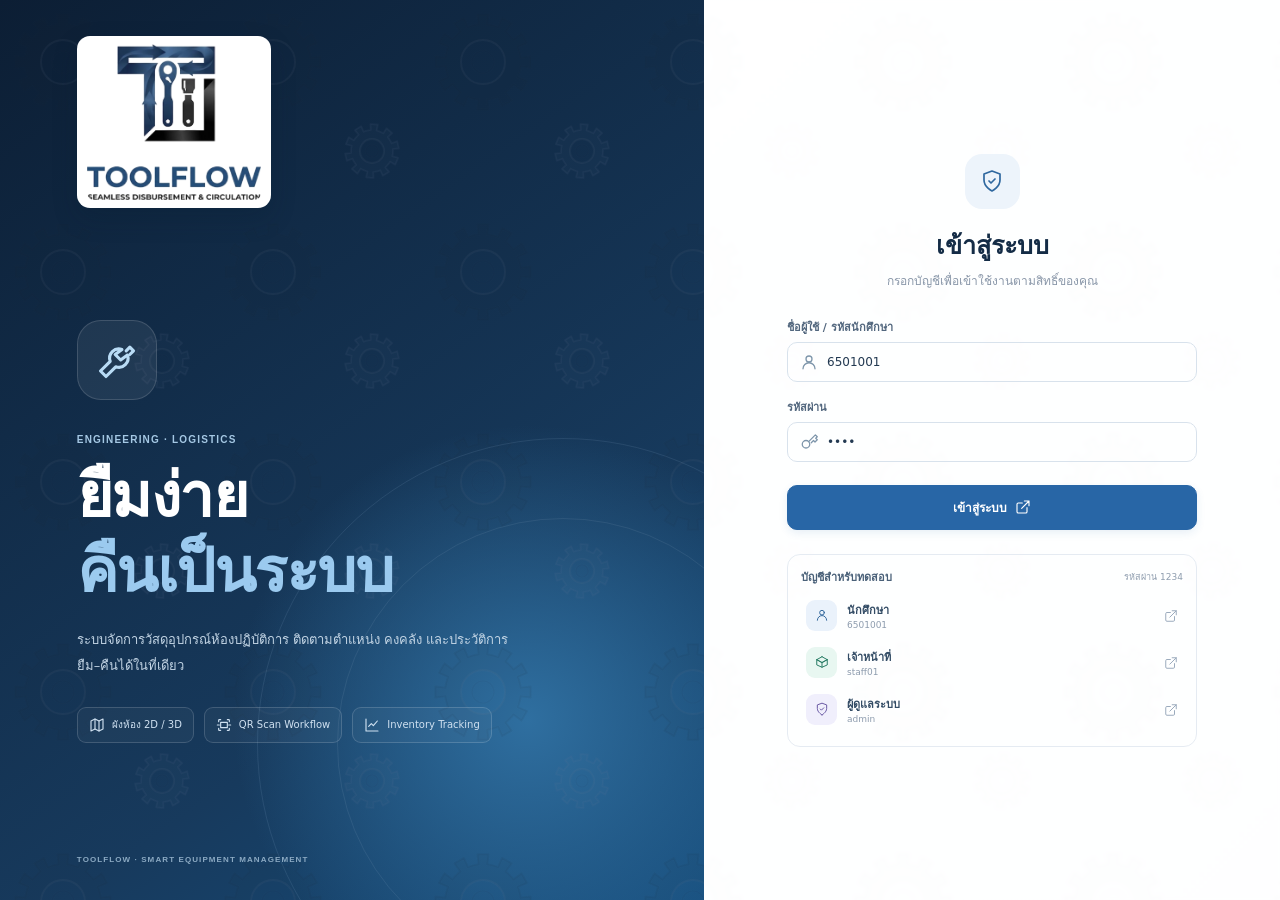
<file: index.html>
<!doctype html><html lang="th"><head><meta charset="utf-8"><meta name="viewport" content="width=device-width,initial-scale=1"><title>TOOLFLOW - เข้าสู่ระบบ</title><link rel="stylesheet" href="assets/css/styles.css?v=1.9.0"></head><body data-page="login"><script src="assets/js/app.js?v=1.9.0" defer></script></body></html>
</file>
<file: assets/css/styles.css>
:root{--navy:#10243e;--navy-2:#193957;--blue:#2866a6;--blue-2:#397ab9;--blue-soft:#eaf2fb;--ink:#192b40;--muted:#718198;--line:#e2e8f0;--line-dark:#cbd6e2;--canvas:#f4f7fb;--white:#fff;--green:#147d63;--green-bg:#e8f7f1;--amber:#a86613;--amber-bg:#fff4df;--red:#b43d48;--red-bg:#ffeff0;--shadow:0 8px 24px rgba(15,35,60,.055);--radius:18px}
*{box-sizing:border-box}html{min-height:100%;scroll-behavior:smooth}body{margin:0;background:var(--canvas);color:var(--ink);font-family:'IBM Plex Sans Thai',Inter,system-ui,sans-serif;font-size:14px;-webkit-font-smoothing:antialiased}button,input,select,textarea{font:inherit}button,a,select{outline-offset:3px}button{cursor:pointer}a{color:inherit;text-decoration:none}.ico{display:inline-block;flex-shrink:0;vertical-align:middle}.hidden{display:none!important}.muted{color:var(--muted)}small{font-size:12px}.eyebrow{font-family:Inter,'IBM Plex Sans Thai',sans-serif;font-size:10px;letter-spacing:1.2px;font-weight:700;color:#66809a}.breadcrumbs{font:600 10px Inter,sans-serif;letter-spacing:1.1px;color:#8795a8;text-transform:uppercase}.breadcrumbs span{padding:0 7px;color:#b2bdca}
/* App frame */
.app-shell{min-height:100vh;display:grid;grid-template-columns:230px minmax(0,1fr)}.sidebar{height:100vh;position:sticky;top:0;display:flex;flex-direction:column;background:linear-gradient(180deg,#10243e 0%,#102b49 100%);color:#eaf2fa;padding:22px 14px 14px;z-index:20;overflow:auto}.brand{display:flex;align-items:center;gap:11px;padding:2px 10px 27px;color:#fff}.brand-mark{width:41px;height:41px;border-radius:13px;display:grid;place-items:center;color:white;background:linear-gradient(145deg,#4384c3,#235a91);box-shadow:0 6px 15px #071a2b66}.brand-copy{display:flex;flex-direction:column;gap:2px;line-height:1.1}.brand-copy b{font:800 15px Inter,sans-serif;letter-spacing:1.4px}.brand-copy small{font:500 9px Inter,sans-serif;color:#a5bdd3;letter-spacing:.35px}.side-caption{padding:5px 12px 11px;color:#8da8c2;font:700 9px Inter,'IBM Plex Sans Thai',sans-serif;letter-spacing:1.3px;text-transform:uppercase}.side-nav{display:flex;flex-direction:column;gap:5px}.nav-link{position:relative;min-height:46px;display:flex;align-items:center;gap:12px;padding:0 12px;border-radius:11px;color:#bfd0e0;font-size:13px;font-weight:500;transition:background .18s,color .18s}.nav-link:hover{color:white;background:#ffffff0d}.nav-link.active{background:linear-gradient(90deg,#2d6fa9,#255c91);color:white;box-shadow:0 6px 14px #071a2b36}.nav-icon{width:23px;display:grid;place-items:center}.nav-indicator{width:4px;height:20px;border-radius:4px;background:#c9e6ff;position:absolute;right:0}.sidebar-spacer{flex:1;min-height:25px}.sidebar-account{display:flex;align-items:center;gap:9px;padding:13px 5px;border-top:1px solid #ffffff17;border-bottom:1px solid #ffffff17}.avatar,.top-avatar{display:grid;place-items:center;border-radius:50%;background:#2d4a67;color:white;width:34px;height:34px;flex-shrink:0}.account-copy{min-width:0;display:flex;flex-direction:column;gap:2px;flex:1}.account-copy b{font-size:11px;white-space:nowrap;overflow:hidden;text-overflow:ellipsis;color:#fff}.account-copy small{font-size:10px;color:#9eb4ca}.icon-button{border:1px solid var(--line);border-radius:10px;background:#fff;color:#6b7b8f;width:34px;height:34px;display:inline-grid;place-items:center;padding:0;transition:background .15s,border .15s,color .15s}.icon-button:hover{border-color:#b7c7d7;background:#f4f8fc;color:var(--navy)}.logout-btn{border-color:#ffffff20;background:#ffffff0b;color:#c1d3e3}.logout-btn:hover{background:#ffffff16;color:white}.sidebar-foot{padding:12px 4px 0;text-align:center;font:600 8px Inter,sans-serif;letter-spacing:.8px;color:#6885a0}.app-main{min-width:0}.topbar{min-height:87px;display:flex;align-items:center;justify-content:space-between;gap:20px;padding:17px clamp(18px,3vw,40px);background:#fff;border-bottom:1px solid var(--line)}.topbar-title h1{font-size:22px;line-height:1.35;margin:5px 0 0;font-weight:700;letter-spacing:-.35px;color:var(--navy)}.topbar-actions{display:flex;align-items:center;gap:13px}.demo-pill{display:inline-flex;align-items:center;gap:7px;border:1px solid #dce7f2;border-radius:20px;padding:7px 11px;font:700 9px Inter,sans-serif;letter-spacing:.6px;color:#53708d;background:#f8fbfe}.demo-pill span{width:6px;height:6px;border-radius:50%;background:#36a17b;box-shadow:0 0 0 3px #dff5ed}.top-avatar{width:35px;height:35px;background:#eaf1f8;color:#345d86}.content{max-width:1520px;margin:0 auto;padding:26px clamp(16px,3vw,40px) 40px}.mobile-nav{display:none}
/* Common surfaces */
.card{background:#fff;border:1px solid #e5ebf2;border-radius:var(--radius);box-shadow:var(--shadow);padding:22px;margin-bottom:18px;min-width:0}.card h2,.card h3{margin:0;color:var(--navy)}.card-heading,.section-heading,.selection-title{display:flex;align-items:center;justify-content:space-between;gap:15px;margin-bottom:18px}.card-heading h2,.section-heading h2,.selection-title h3{font-size:16px;line-height:1.4;font-weight:700}.card-heading p,.section-heading p{margin:4px 0 0;color:var(--muted);font-size:12px}.page-intro{display:flex;align-items:center;justify-content:space-between;gap:18px;margin-bottom:22px}.page-intro h2{font-size:20px;margin:0;color:var(--navy)}.page-intro p{font-size:13px;color:var(--muted);margin:4px 0 0}.btn{display:inline-flex;align-items:center;justify-content:center;gap:8px;min-height:39px;padding:9px 14px;border:1px solid transparent;border-radius:10px;font-weight:600;font-size:12px;transition:transform .12s,background .15s,border-color .15s;white-space:nowrap}.btn:active{transform:translateY(1px)}.btn-primary{background:var(--blue);border-color:var(--blue);color:#fff;box-shadow:0 3px 8px #2866a61b}.btn-primary:hover{background:#1e568d;border-color:#1e568d}.btn-outline{background:#fff;border-color:#d5dfe9;color:#3d5875}.btn-outline:hover{border-color:#91abc4;background:#f6f9fc}.btn-light{background:#fff;color:#244f78;border-color:#fff}.btn-light:hover{background:#f0f7ff}.btn-sm{min-height:30px;padding:5px 9px;font-size:11px;border-radius:8px;gap:5px}.full-btn{width:100%;margin-top:8px}.text-link{display:inline-flex;align-items:center;gap:6px;color:#2866a6;font-size:12px;font-weight:700;white-space:nowrap}.text-link:hover{color:#17416d}.soft-pill{display:inline-flex;gap:7px;align-items:center;background:#edf4fb;color:#426a8d;border:1px solid #dbe7f3;border-radius:22px;padding:7px 10px;font:700 9px Inter,sans-serif;letter-spacing:.6px;white-space:nowrap}.status-badge{display:inline-flex;align-items:center;gap:6px;border-radius:20px;padding:5px 9px;font-size:10px;font-weight:600;white-space:nowrap}.status-badge i{width:5px;height:5px;border-radius:50%;background:currentColor}.status-badge.success{color:#14765b;background:#e7f7f0}.status-badge.warning{color:#996014;background:#fff3da}.status-badge.danger{color:#b53e4a;background:#ffebed}.status-badge.info{color:#2b669e;background:#e8f2fc}.status-badge.neutral{color:#60748b;background:#eef2f6}.stat-grid{display:grid;grid-template-columns:repeat(3,minmax(0,1fr));gap:14px;margin-bottom:25px}.stat-card{position:relative;min-height:124px;border:1px solid #e0e8f1;border-radius:15px;background:#fff;padding:17px 19px;box-shadow:0 4px 14px #183a5a05}.stat-top{display:flex;align-items:center;justify-content:space-between;color:#6d7d90;font-size:12px;font-weight:500}.stat-icon{width:37px;height:37px;display:grid;place-items:center;border-radius:11px;background:#edf4fb;color:#30689d}.stat-card>strong{display:block;font:700 27px Inter,'IBM Plex Sans Thai',sans-serif;color:var(--navy);margin:8px 0 2px}.stat-card>small{color:#8796a8;font-size:10px}.g{display:grid;grid-template-columns:repeat(auto-fit,minmax(150px,1fr));gap:14px}.section-heading{margin:26px 0 12px}
/* Welcome */
.welcome-banner{overflow:hidden;position:relative;display:flex;align-items:center;justify-content:space-between;min-height:210px;margin-bottom:22px;padding:28px 32px;border-radius:20px;background:linear-gradient(118deg,#10243e 0%,#173d64 65%,#23679e 100%);color:white;box-shadow:0 10px 24px #1336571a}.welcome-banner .eyebrow{color:#9fc5e8}.welcome-banner h2{font-size:25px;margin:8px 0 5px;color:#fff}.welcome-banner p{max-width:540px;color:#c6d6e6;margin:0;font-size:13px;line-height:1.8}.welcome-actions{display:flex;align-items:center;gap:18px;margin-top:17px}.banner-link{display:inline-flex;align-items:center;gap:6px;color:#d7e8f6;font-size:12px;font-weight:600}.banner-art{position:relative;width:160px;height:150px;display:grid;place-items:center;color:#d7eafa;z-index:1}.banner-art .ico{position:relative;z-index:2;filter:drop-shadow(0 8px 10px #03172980)}.art-circle{position:absolute;border:1px solid #c9e7ff3b;border-radius:50%;width:146px;height:146px}.art-circle.c2{width:102px;height:102px;background:#7fb1dc13}
/* Maps */
.map-card{padding:20px 20px 14px}.segmented{display:flex;gap:3px;padding:3px;background:#f0f4f8;border:1px solid #e3e9f0;border-radius:10px;flex-shrink:0}.segmented button{display:inline-flex;align-items:center;justify-content:center;gap:5px;min-height:30px;padding:5px 10px;background:transparent;border:0;border-radius:7px;color:#718198;font-size:11px;font-weight:700}.segmented button.selected{background:#fff;color:#205b91;box-shadow:0 1px 4px #152f490f}.room-svg{display:block;width:100%;height:auto;max-height:680px}.map-3d-svg{min-height:300px}.map-2d-svg{max-width:670px;margin:0 auto}.map-location{cursor:pointer;outline:none}.map-location .location-body{stroke:#51708e;stroke-width:1.8;transition:fill .15s,stroke .15s}.map-location:hover .location-body{stroke:#2367a8;stroke-width:3}.map-location.picked .location-body{stroke:#1e5fa1;stroke-width:3}.location-shadow{fill:#172f49;opacity:.12}.location-letter{font:800 15px Inter,sans-serif;fill:#294763;pointer-events:none}.location-name{font:600 9px 'IBM Plex Sans Thai',sans-serif;fill:#425b75;pointer-events:none}.location-count{fill:#265d91;stroke:#fff;stroke-width:1}.count-text{fill:#fff;font:700 8px Inter,sans-serif;pointer-events:none}.room-label{font:600 12px 'IBM Plex Sans Thai',sans-serif;fill:#38516b}.room-small{font:500 9px 'IBM Plex Sans Thai',sans-serif;fill:#94a3b8}.iso-location{cursor:pointer;outline:none;filter:drop-shadow(0 3px 2px #18334b0c)}.iso-location:hover polygon{stroke:#2b76ba;stroke-width:1.7}.iso-location.picked{filter:drop-shadow(0 5px 5px #245e9630)}.iso-location.picked polygon{stroke:#2866a6;stroke-width:1.7}.iso-label rect{stroke:#ffffff;stroke-width:1.2}.iso-label text{font:700 9px Inter,'IBM Plex Sans Thai',sans-serif;fill:#fff}.iso-room-label{font:700 11px 'IBM Plex Sans Thai',sans-serif;fill:#3e5b77;paint-order:stroke;stroke:#f6f9fc;stroke-width:3px;stroke-linejoin:round}.floor-grid path{fill:none}.scene-legend-title{font:700 9px Inter,sans-serif;letter-spacing:.5px;fill:#2b4967}.scene-legend-sub{font:500 9px 'IBM Plex Sans Thai',sans-serif;fill:#70849a}.map-footer{display:flex;align-items:center;justify-content:space-between;gap:12px;padding:12px 4px 0;color:#7b8ca0;font-size:10px;border-top:1px solid #edf1f6}.map-footer>span:first-child{display:flex;gap:6px;align-items:center}.map-footer>span:first-child .ico{color:#4b8d75}.map-legend{display:flex;align-items:center;gap:6px}.legend-dot{width:7px;height:7px;border-radius:50%;display:inline-block}.selected-dot{background:#2866a6;margin-left:7px}.stock-dot{background:#91adc8;margin-left:7px}.inventory-card{padding-bottom:10px}.search-small{display:flex;align-items:center;gap:7px;min-width:170px;max-width:240px;border:1px solid #dce5ee;border-radius:9px;padding:0 9px;color:#8292a5;background:#fff}.search-small input{border:0!important;outline:none!important;box-shadow:none!important;padding:9px 0!important;margin:0!important;min-width:0;background:transparent}.selection-title{margin:0 0 12px}.selection-title h3{margin:3px 0 0}.inventory-table-wrap{width:100%;overflow-x:auto}.data-table{width:100%;border-collapse:separate;border-spacing:0;font-size:12px;min-width:620px}.data-table th{background:#f6f9fc;color:#71839a;font-size:10px;font-weight:700;letter-spacing:.2px;padding:11px 12px;text-align:left;border-top:1px solid #e8eef4;border-bottom:1px solid #e8eef4;white-space:nowrap}.data-table th:first-child{border-radius:8px 0 0 8px}.data-table th:last-child{border-radius:0 8px 8px 0}.data-table td{padding:12px;border-bottom:1px solid #edf1f5;color:#5a6d82;vertical-align:middle}.data-table tbody tr:hover td{background:#fafcfe}.data-table td b{color:#314962}.item-cell{display:flex;align-items:center;gap:10px;min-width:155px}.item-symbol{display:grid;place-items:center;width:35px;height:35px;border:1px solid #dce8f4;background:#f0f6fc;color:#3b6e9e;border-radius:10px;flex-shrink:0}.item-cell>div,.table-person{display:flex;flex-direction:column;gap:3px}.item-cell small,.table-person small{font-size:10px;color:#94a2b3}.item-cell b,.table-person b{font-size:12px;color:#273e56}
/* Forms and admin */
label{display:block;font-size:11px;font-weight:700;color:#52677e;margin:0 0 6px}input,select,textarea{display:block;width:100%;min-width:0;border:1px solid #d7e1eb;border-radius:9px;background:#fff;color:#233a52;padding:10px 11px;font-size:12px;outline:none;transition:border .15s,box-shadow .15s;margin:0 0 13px}input::placeholder,textarea::placeholder{color:#a4b0bf}input:focus,select:focus,textarea:focus{border-color:#6ba0d1;box-shadow:0 0 0 3px #dcecfb}input:disabled,select:disabled{background:#f1f4f8;color:#8996a5}.form-grid{display:grid;grid-template-columns:repeat(2,minmax(0,1fr));gap:0 12px}.form-grid.three{grid-template-columns:repeat(3,minmax(0,1fr))}.form-grid>*{min-width:0}.req{color:#c23a4d}.form-footnote{font-size:10px;color:#8796a8;line-height:1.65;margin:12px 0 0}.two-col-layout{display:grid;grid-template-columns:minmax(0,1fr) minmax(0,1fr);gap:18px;align-items:start}.two-col-layout .card{margin-bottom:18px}.admin-work-grid{display:grid;grid-template-columns:repeat(2,minmax(0,1fr));gap:18px}.admin-work-grid .card{height:100%}.admin-work-grid form{display:flex;flex-direction:column}.location-add-card{background:linear-gradient(180deg,#fff,#fbfdff)}.location-admin-grid{display:grid;grid-template-columns:repeat(2,minmax(0,1fr));gap:12px}.location-admin-item{display:flex;align-items:center;gap:12px;border:1px solid #e4ebf3;border-radius:13px;padding:12px;min-width:0}.location-admin-visual{width:59px;height:65px;border-radius:11px;background:linear-gradient(145deg,#e6eff9,#f6f9fc);color:#3b6d9f;display:flex;flex-direction:column;align-items:center;justify-content:center;gap:4px;flex-shrink:0}.location-admin-visual span{font:700 9px Inter,sans-serif;color:#567491}.location-admin-info{min-width:0;flex:1}.location-admin-info>b{font-size:12px;color:#2b415a}.location-admin-info>small{display:block;color:#8998aa;font-size:10px;margin:3px 0 9px}.location-actions{display:flex;align-items:center;gap:5px;flex-wrap:wrap}.danger-button{color:#a94a51;background:#fff;border-color:#f0dfe1}.danger-button:hover{color:#a72835;background:#fff3f4;border-color:#eabac0}.table-actions{display:flex;align-items:center;gap:5px;white-space:nowrap}.role-select{margin:0;min-width:115px;padding:7px 9px;font-size:11px}.role-count-row{display:flex;align-items:center;gap:12px;padding:13px 0;border-bottom:1px solid #edf1f5}.role-count-row>span:nth-child(2){flex:1;display:flex;flex-direction:column;gap:3px}.role-count-row b{font-size:12px}.role-count-row small{font-size:10px;color:#8998aa}.role-count-row>strong{font:700 18px Inter,sans-serif;color:#274d75}.role-avatar{display:grid;place-items:center;width:38px;height:38px;border-radius:12px;background:#edf4fb;color:#376b9b;flex-shrink:0}.role-avatar.staff{background:#edf7f4;color:#297e68}.role-avatar.admin{background:#f0effc;color:#6456a2}.role-avatar.student{background:#edf4fb;color:#376b9b}.permission-card{display:flex;align-items:flex-start;gap:12px;padding:13px 0;border-bottom:1px solid #edf1f5}.permission-card:last-child{border-bottom:0}.permission-card>div{flex:1}.permission-card b{font-size:12px}.permission-card p{font-size:11px;line-height:1.7;color:#78899c;margin:4px 0 0}
/* Camera and borrow */
.camera-card,.cart-card{min-width:0}.scanner-frame{height:240px;position:relative;overflow:hidden;background:radial-gradient(ellipse at center,#263f59,#0c1b2d);border-radius:15px;display:grid;place-items:center;border:1px solid #18334f}.scanner-frame video{width:100%;height:100%;object-fit:cover;display:block;background:transparent}.scanner-frame video:not([srcObject]){display:block}.scanner-frame:has(video[srcObject]) .camera-placeholder{display:none}.camera-placeholder{position:absolute;inset:0;display:flex;align-items:center;justify-content:center;flex-direction:column;gap:10px;color:#d9e7f5;background:linear-gradient(145deg,#142a42b8,#0c1b2da6);pointer-events:none}.camera-placeholder .ico{color:#8eb7df}.camera-placeholder b{font-size:12px;font-weight:600}.camera-placeholder small{font-size:10px;color:#9db2c6}.scan-corners{position:absolute;inset:24px 25%;pointer-events:none;opacity:.86}.scan-corners i{position:absolute;width:22px;height:22px;border-color:#7ec7ff;border-style:solid}.scan-corners i:nth-child(1){top:0;left:0;border-width:2px 0 0 2px;border-radius:5px 0 0}.scan-corners i:nth-child(2){top:0;right:0;border-width:2px 2px 0 0;border-radius:0 5px 0 0}.scan-corners i:nth-child(3){bottom:0;left:0;border-width:0 0 2px 2px;border-radius:0 0 0 5px}.scan-corners i:nth-child(4){bottom:0;right:0;border-width:0 2px 2px 0;border-radius:0 0 5px 0}.scan-corners span{position:absolute;top:50%;left:2px;right:2px;height:1px;background:#7ec7ff9c;box-shadow:0 0 8px #7ec7ff}.camera-controls{display:flex;gap:8px;margin-top:12px}.camera-note{font-size:10px;line-height:1.7;color:#8090a2;margin:10px 0 0}.camera-card .card-heading{align-items:flex-start}.cart-count{font-size:11px;padding:6px 9px;border-radius:8px;background:#edf4fb;color:#3b6b99;font-weight:700;white-space:nowrap}.cart-line{display:flex;align-items:flex-start;gap:10px;padding:13px 0;border-bottom:1px solid #edf1f5}.cart-line:last-child{border-bottom:0}.cart-line-icon{width:33px;height:33px;display:grid;place-items:center;color:#386c9d;background:#eff5fb;border-radius:9px;flex-shrink:0}.cart-line-info{min-width:0;flex:1}.cart-line-info>b,.cart-line-info>small{display:block}.cart-line-info>b{font-size:12px;color:#314962}.cart-line-info>small{font-size:10px;color:#8a9aac;margin-top:2px}.cart-line-qty{display:flex;align-items:center;gap:9px;margin-top:8px}.cart-line-qty>b{font:700 12px Inter,sans-serif;min-width:10px;text-align:center}.cart-line-qty>span{font-size:9px;color:#8b9aad;margin-left:3px}.qty-btn{width:24px;height:24px;display:grid;place-items:center;padding:0;border:1px solid #d9e4ee;border-radius:7px;background:#fff;color:#4e6985}.qty-btn:hover{background:#eff6fd}.cart-summary{display:flex;align-items:center;justify-content:space-between;border-top:1px solid #e8eef4;margin-top:10px;padding:14px 0 4px;color:#6e8094;font-size:12px}.cart-summary b{font-size:15px;color:#203c59}.quick-select{margin-top:0}.quick-select-grid{display:grid;grid-template-columns:repeat(3,minmax(0,1fr));gap:9px}.quick-location,.quick-item{display:flex;align-items:center;gap:9px;border:1px solid #e0e8f0;border-radius:11px;padding:10px;background:#fff;text-align:left;color:#6e8197;min-width:0;transition:border .15s,background .15s}.quick-location:hover,.quick-item:hover{border-color:#9cb8d2;background:#f8fbfe}.quick-icon{display:grid;place-items:center;width:33px;height:33px;background:#eff5fb;border-radius:9px;color:#386c9d;flex-shrink:0}.quick-location>span:nth-child(2),.quick-item>span:nth-child(2){display:flex;flex-direction:column;gap:2px;min-width:0;flex:1}.quick-location b,.quick-item b{font-size:11px;color:#344c65;white-space:nowrap;overflow:hidden;text-overflow:ellipsis}.quick-location small,.quick-item small{font-size:9px;color:#90a0b1}.quick-location>.ico,.quick-item>.ico{color:#7e97ae}.two-col-layout .empty-state{padding:28px 10px}.empty-state{display:flex;flex-direction:column;align-items:center;justify-content:center;gap:8px;padding:38px 12px;text-align:center;color:#93a2b3}.empty-state .ico{color:#a3b5c6}.empty-state b{color:#526980;font-size:12px}.empty-state span{font-size:10px}
/* Return */
.return-layout{grid-template-columns:minmax(260px,.85fr) minmax(0,1.15fr)}.return-qr-card{text-align:center;padding:28px 23px}.return-qr-card>.eyebrow{display:block;margin-bottom:8px}.return-qr{display:flex;justify-content:center;margin:10px auto 17px;padding:10px;width:max-content;border:1px solid #e5edf5;border-radius:15px;background:#fff}.qr-wrap{display:flex;flex-direction:column;align-items:center;gap:8px}.qr-slot{width:174px;height:174px;display:grid;place-items:center;background:#fff}.qr-slot img,.qr-slot canvas,.qr-fallback{width:174px!important;height:174px!important;display:block}.qr-fallback{width:174px;height:174px}.qr-wrap small{font:600 10px Inter,sans-serif;letter-spacing:.6px;color:#8a9aab}.return-qr-card h2{font-size:18px;margin:0}.return-qr-card>.muted{margin:4px 0 15px;font-size:11px}.return-instruction{display:flex;gap:9px;align-items:flex-start;padding:12px;border-radius:10px;text-align:left;background:#edf7f3;color:#27745e;font-size:11px;line-height:1.7}.return-instruction .ico{flex-shrink:0;margin-top:2px}.history-card{border:1px solid #e4ebf2;border-radius:13px;padding:14px;margin-bottom:10px;background:#fff}.history-card:last-child{margin-bottom:0}.history-head{display:flex;align-items:center;justify-content:space-between;gap:10px}.history-id{display:flex;align-items:center;gap:7px;color:#2c5279}.history-id b{font:700 12px Inter,sans-serif}.history-meta{display:flex;flex-wrap:wrap;gap:8px 13px;margin-top:10px;color:#7d8ea1;font-size:10px}.history-meta span{display:inline-flex;align-items:center;gap:5px}.history-items{display:flex;flex-wrap:wrap;gap:6px;margin-top:12px;padding-top:10px;border-top:1px solid #eef2f6}.history-items span{font-size:10px;border-radius:6px;padding:5px 7px;background:#f3f6fa;color:#60768b}.history-items b{color:#334f6b}.return-stamp{display:flex;align-items:center;gap:5px;margin-top:10px;color:#168066;font-size:10px}.filter-row{display:flex;align-items:center;justify-content:space-between;gap:14px;margin-bottom:17px}.filter-row .segmented{max-width:100%;overflow-x:auto}
/* Staff return checker */
.manual-scan{margin-top:19px;padding-top:16px;border-top:1px solid #e8eef4}.manual-scan label{margin-bottom:8px}.manual-scan-row{display:flex;gap:8px;align-items:center}.manual-scan-row select{flex:1;margin:0;min-width:0}.student-identity{display:flex;align-items:center;gap:12px;padding:15px;border:1px solid #e0eaf3;border-radius:13px;background:#f8fbfe}.student-avatar{width:48px;height:48px;border-radius:14px;background:#e4effa;display:grid;place-items:center;color:#316b9f;flex-shrink:0}.student-identity h3{margin:0 0 3px;font-size:14px}.student-identity p{margin:0 0 3px;color:#4e7192;font-size:11px}.student-identity small{color:#8797a8;font-size:10px}.student-contact-grid{display:grid;grid-template-columns:repeat(2,minmax(0,1fr));gap:8px;margin:11px 0 20px}.student-contact-grid>div{display:flex;flex-direction:column;gap:5px;border:1px solid #e7edf3;border-radius:10px;padding:10px;min-width:0}.student-contact-grid small{color:#8a9aab;font-size:9px}.student-contact-grid b{font-size:10px;color:#405a74;overflow-wrap:anywhere}.loan-list-title{display:flex;align-items:center;justify-content:space-between;gap:10px;margin-bottom:12px;font-size:12px}.loan-return-item{padding:13px;margin:10px 0;border:1px solid #e0e9f2;border-radius:12px;background:#fcfdff}.loan-return-top{display:flex;align-items:center;justify-content:space-between;gap:10px}.loan-return-top>b{font:700 12px Inter,sans-serif;color:#315b82}.loan-return-top small{font-size:10px;color:#8796a8}.loan-return-products{display:flex;flex-direction:column;gap:5px;margin:11px 0;color:#5c7188;font-size:11px}.loan-return-products b{color:#2d4966}.loan-due{font-size:10px;color:#8a9bad;border-top:1px solid #edf1f5;padding-top:9px;margin-bottom:8px}
/* Profile */
.profile-layout{display:grid;grid-template-columns:minmax(0,1.5fr) minmax(230px,.7fr);gap:18px;align-items:start}.profile-main{padding:0;overflow:hidden}.profile-cover{height:118px;background:linear-gradient(120deg,#10243e,#1b5484 70%,#77a6cb);position:relative}.profile-cover:after{content:"";position:absolute;width:220px;height:220px;border-radius:50%;border:1px solid #fff2;right:8%;top:-95px;box-shadow:0 0 0 25px #ffffff06,0 0 0 52px #ffffff04}.profile-identity{display:flex;align-items:center;gap:15px;padding:0 24px;margin-top:-32px;position:relative}.profile-avatar{display:grid;place-items:center;width:72px;height:72px;border-radius:22px;background:#eaf2fb;color:#2e669c;border:4px solid #fff;box-shadow:0 4px 15px #142f4e15}.profile-identity h2{margin:22px 0 3px;font-size:20px}.profile-identity p{margin:0;color:#7a8ca0;font-size:11px}.profile-info-grid{display:grid;grid-template-columns:repeat(2,minmax(0,1fr));gap:0 20px;padding:26px 24px 22px}.profile-info-item{display:flex;align-items:center;gap:10px;padding:14px 0;border-bottom:1px solid #edf1f5;min-width:0}.info-icon{display:grid;place-items:center;width:34px;height:34px;border-radius:10px;background:#f0f5fa;color:#557da3;flex-shrink:0}.profile-info-item>div{display:flex;flex-direction:column;gap:4px;min-width:0}.profile-info-item small{font-size:10px;color:#8797a8}.profile-info-item b{font-size:11px;color:#3d5670;overflow-wrap:anywhere}.profile-actions{display:flex;flex-wrap:wrap;gap:9px;padding:0 24px 24px}.profile-side{padding:23px}.profile-side-icon{width:45px;height:45px;display:grid;place-items:center;border-radius:13px;background:#eaf2fb;color:#3b6d9d;margin-bottom:14px}.profile-side h3{font-size:15px}.profile-side>p{font-size:11px;line-height:1.8;color:#8493a5;margin:7px 0 18px}.account-detail{display:flex;align-items:center;justify-content:space-between;gap:10px;padding:12px 0;border-top:1px solid #edf1f5;font-size:11px}.account-detail>span{color:#8998a8}.account-detail>b{font-size:10px;color:#47617b}
/* Login */
.login-screen{display:grid;grid-template-columns:minmax(0,1.1fr) minmax(420px,.9fr);min-height:100vh;background:#fff}.login-left{position:relative;overflow:hidden;display:flex;flex-direction:column;justify-content:space-between;padding:36px clamp(28px,6vw,86px);background:radial-gradient(circle at 75% 80%,#2f6fa0 0,transparent 33%),linear-gradient(145deg,#0c1e34,#173a5d 68%,#174e7d);color:#fff}.login-left:before,.login-left:after{content:"";position:absolute;border:1px solid #c4e2ff19;border-radius:50%;pointer-events:none}.login-left:before{width:610px;height:610px;right:-165px;bottom:-150px}.login-left:after{width:450px;height:450px;right:-85px;bottom:-70px}.login-brand{position:relative;z-index:1;display:flex;align-items:center;gap:11px;font:800 17px Inter,sans-serif;letter-spacing:1.5px}.login-brand>.ico{width:49px;height:49px;padding:9px;border-radius:14px;background:#367bb5;color:#fff}.login-brand span{display:flex;flex-direction:column;gap:4px}.login-brand small{font-size:9px;letter-spacing:1.4px;color:#a8c9e3}.login-promo{position:relative;z-index:1;max-width:550px;padding:60px 0}.promo-mark{width:80px;height:80px;border-radius:24px;display:grid;place-items:center;background:#ffffff11;border:1px solid #ffffff24;color:#b8dbf5;margin-bottom:30px}.login-promo .eyebrow{color:#a5c8e4}.login-promo h1{font-size:clamp(40px,4.8vw,65px);line-height:1.22;letter-spacing:-1.5px;margin:13px 0 18px;color:#fff}.login-promo h1 em{font-style:normal;color:#9bcaef}.login-promo>p{color:#c3d5e5;line-height:2;font-size:13px;max-width:450px}.promo-features{display:flex;flex-wrap:wrap;gap:10px;margin-top:28px}.promo-features span{display:inline-flex;align-items:center;gap:7px;border:1px solid #ffffff28;background:#ffffff09;border-radius:9px;padding:9px 11px;color:#d0e1f1;font-size:10px}.login-copyright{position:relative;z-index:1;color:#8caac3;font:600 8px Inter,sans-serif;letter-spacing:1.1px}.login-right{display:flex;align-items:center;justify-content:center;padding:42px clamp(28px,5vw,72px);background:#fff}.login-form{width:100%;max-width:410px}.login-heading{text-align:center;margin-bottom:28px}.login-icon{width:55px;height:55px;display:grid;place-items:center;border-radius:17px;background:#edf4fb;color:#2f689f;margin:0 auto 16px}.login-heading h2{font-size:25px;margin:0;color:#142c46}.login-heading p{font-size:12px;color:#8896a8;margin:6px 0 0}.login-form>label{margin-top:16px}.input-icon{display:flex;align-items:center;gap:9px;border:1px solid #d8e2ec;border-radius:10px;padding:0 12px;color:#7d95aa;margin-bottom:3px}.input-icon:focus-within{border-color:#6ba0d1;box-shadow:0 0 0 3px #dcecfb}.input-icon input{border:0!important;box-shadow:none!important;padding:12px 0;margin:0;background:transparent}.login-submit{width:100%;height:45px;margin-top:20px}.demo-accounts{margin-top:24px;border:1px solid #e5ebf2;border-radius:13px;padding:13px}.demo-accounts-heading{display:flex;align-items:center;justify-content:space-between;gap:8px;margin-bottom:6px;font-size:11px;font-weight:700;color:#4a6179}.demo-accounts-heading span{font-size:9px;color:#8e9dae;font-weight:500}.demo-accounts>button{display:flex;align-items:center;gap:10px;width:100%;border:0;background:transparent;border-radius:9px;padding:8px 5px;text-align:left;color:#6f8499}.demo-accounts>button:hover{background:#f4f8fc}.demo-role{display:grid;place-items:center;width:31px;height:31px;border-radius:9px;flex-shrink:0}.demo-role.student-role{background:#eaf2fb;color:#32689c}.demo-role.staff-role{background:#e8f7f1;color:#297d66}.demo-role.admin-role{background:#f0effc;color:#6959a3}.demo-accounts>button>span:nth-child(2){display:flex;flex-direction:column;gap:1px;flex:1}.demo-accounts>button b{font-size:11px;color:#334c65}.demo-accounts>button small{font-size:9px;color:#8c9bad}.demo-arrow{color:#9aaabd}
/* Modal */
.modal-overlay{position:fixed;inset:0;display:flex;align-items:center;justify-content:center;padding:18px;background:rgba(8,24,42,.58);z-index:100;backdrop-filter:blur(3px);overflow:auto}.modal-card{width:100%;max-width:480px;max-height:calc(100vh - 36px);overflow-y:auto;background:#fff;border:1px solid #e0e8f0;border-radius:18px;box-shadow:0 25px 70px #07192b44}.modal-wide{max-width:740px}.modal-body{padding:23px}.modal-heading{display:flex;align-items:flex-start;justify-content:space-between;gap:15px;margin-bottom:20px}.modal-heading h2{font-size:19px;margin:5px 0;color:#18324d}.modal-heading p{font-size:11px;color:#8392a5;margin:4px 0 0}.modal-actions{display:flex;justify-content:flex-end;gap:8px;margin-top:20px;padding-top:15px;border-top:1px solid #edf1f5}.qr-panel{display:flex;align-items:center;flex-direction:column;text-align:center;padding:16px;border:1px solid #e5edf4;border-radius:14px;background:#fbfdff}.qr-panel>b{font-size:13px;color:#284a6a;margin-top:12px}.qr-panel>span{font-size:10px;color:#71869b;margin-top:4px}.qr-panel>p{font-size:10px;color:#8a9aaa;line-height:1.6;max-width:275px;margin:10px 0 0}.detail-list{border-top:1px solid #edf1f5}.detail-list>div{display:flex;align-items:flex-start;justify-content:space-between;gap:16px;padding:11px 0;border-bottom:1px solid #edf1f5;font-size:11px}.detail-list span{color:#8191a3}.detail-list b{text-align:right;color:#344f6a}.detail-section-title{font-size:13px;margin:18px 0 10px;color:#2b4763}.location-pick-list{max-height:55vh;overflow:auto}.location-pick-row{display:flex;align-items:center;gap:10px;padding:11px 0;border-bottom:1px solid #edf1f5}.location-pick-row:last-child{border-bottom:0}.location-pick-row>span:nth-child(2){display:flex;flex-direction:column;gap:3px;flex:1;min-width:0}.location-pick-row b{font-size:11px;color:#334e69}.location-pick-row small{font-size:10px;color:#8293a6}
/* Responsive */
@media(max-width:1100px){.app-shell{grid-template-columns:80px minmax(0,1fr)}.sidebar{padding:20px 9px 12px}.brand{justify-content:center;padding:0 0 26px}.brand-copy,.side-caption,.nav-link>span:not(.nav-icon),.account-copy,.sidebar-foot{display:none}.nav-link{justify-content:center;padding:0;border-radius:11px}.nav-icon{width:auto}.nav-indicator{width:3px;right:-5px}.sidebar-account{justify-content:center;padding:14px 0}.logout-btn{display:none}.sidebar-account .avatar{width:36px;height:36px}.content{padding-top:22px}.quick-select-grid{grid-template-columns:repeat(2,minmax(0,1fr))}.login-screen{grid-template-columns:minmax(0,1fr) minmax(400px,.95fr)}.login-left{padding-left:36px;padding-right:36px}}
@media(max-width:760px){.app-shell{display:block}.sidebar{display:none}.topbar{min-height:72px;padding:13px 16px}.topbar-title h1{font-size:19px}.breadcrumbs{font-size:9px}.topbar-actions{gap:8px}.demo-pill{font-size:8px;padding:6px 8px}.top-avatar{width:32px;height:32px}.content{padding:17px 13px 95px}.mobile-nav{position:fixed;left:0;right:0;bottom:0;display:flex;align-items:stretch;justify-content:space-around;z-index:40;background:#fff;border-top:1px solid #e2e8f0;padding:7px 4px max(7px,env(safe-area-inset-bottom));box-shadow:0 -5px 18px #0c263d0a}.mobile-nav a{display:flex;flex:1;min-width:0;align-items:center;flex-direction:column;justify-content:center;gap:4px;color:#8494a5;font-size:9px;padding:4px 0}.mobile-nav a.active{color:#2866a6}.mobile-nav a.active .ico{stroke-width:2.2}.mobile-nav span{white-space:nowrap;font-weight:600}.card{border-radius:15px;padding:16px;margin-bottom:13px}.card-heading,.section-heading,.selection-title{align-items:flex-start}.card-heading h2,.section-heading h2,.selection-title h3{font-size:15px}.card-heading p,.section-heading p{font-size:11px;line-height:1.65}.stat-grid{grid-template-columns:repeat(2,minmax(0,1fr));gap:10px;margin-bottom:20px}.stat-card{padding:13px;min-height:110px;border-radius:13px}.stat-top{font-size:10px;gap:8px}.stat-icon{width:31px;height:31px;border-radius:9px}.stat-card>strong{font-size:24px}.stat-card>small{font-size:9px}.welcome-banner{min-height:190px;padding:22px 19px;border-radius:17px}.welcome-banner h2{font-size:22px}.welcome-banner p{font-size:11px;max-width:290px}.banner-art{position:absolute;right:-28px;bottom:-5px;opacity:.28;width:130px}.welcome-actions{gap:12px;flex-wrap:wrap}.btn{font-size:11px;min-height:37px;padding:8px 11px}.map-card{padding:15px 12px 10px}.map-card .card-heading{align-items:center;gap:8px}.map-card .card-heading p{max-width:190px}.segmented button{padding:5px 8px;font-size:10px}.map-3d-svg{min-height:240px}.map-2d-svg{max-height:470px}.map-footer{align-items:flex-start;flex-direction:column;font-size:9px}.map-legend{flex-wrap:wrap}.search-small{min-width:125px;max-width:170px}.search-small input{font-size:10px}.data-table{min-width:590px}.two-col-layout,.return-layout,.profile-layout,.admin-work-grid{grid-template-columns:minmax(0,1fr);gap:12px}.two-col-layout .card{margin-bottom:0}.page-intro{align-items:flex-start;margin-bottom:16px}.page-intro h2{font-size:17px}.page-intro p{font-size:11px;line-height:1.7}.page-intro>.btn{align-self:center}.quick-select-grid{grid-template-columns:repeat(2,minmax(0,1fr));gap:7px}.quick-location,.quick-item{gap:6px;padding:8px}.quick-icon{width:29px;height:29px}.quick-location b,.quick-item b{font-size:10px}.quick-location small,.quick-item small{font-size:8px}.camera-card .card-heading{flex-direction:row}.scanner-frame{height:220px}.staff-scanner{height:220px}.filter-row{align-items:flex-start;flex-direction:column}.filter-row .segmented{width:100%;justify-content:space-between}.filter-row .segmented button{flex:1}.filter-row .search-small{max-width:none;width:100%}.location-admin-grid{grid-template-columns:minmax(0,1fr)}.form-grid.three{grid-template-columns:repeat(3,minmax(0,1fr));gap:0 7px}.form-grid.three input{padding:9px 7px}.location-admin-info>small{line-height:1.5}.location-actions{gap:4px}.location-actions .btn{font-size:10px;padding:5px 7px}.profile-info-grid{padding:22px 16px 18px;gap:0 10px}.profile-identity{padding:0 16px;gap:10px}.profile-identity h2{font-size:16px}.profile-actions{padding:0 16px 18px}.profile-cover{height:100px}.profile-avatar{width:62px;height:62px;border-radius:18px}.profile-side{padding:18px}.return-qr-card{padding:22px 16px}.history-meta{gap:8px}.history-card{padding:12px}.modal-body{padding:18px}.modal-overlay{padding:10px}.modal-card{max-height:calc(100vh - 20px)}.student-contact-grid{gap:6px}.student-contact-grid>div{padding:8px}.manual-scan-row{align-items:stretch;flex-direction:column}.manual-scan-row .btn{width:100%}.login-screen{display:block;min-height:100vh;background:#fff}.login-left{display:none}.login-right{min-height:100vh;padding:30px 22px;align-items:center}.login-form{max-width:410px}.login-heading h2{font-size:23px}.login-heading{margin-bottom:22px}.demo-accounts{margin-top:20px}.promo-features{gap:6px}}
@media(max-width:380px){.content{padding-left:10px;padding-right:10px}.topbar-title h1{font-size:17px}.demo-pill{display:none}.quick-select-grid{grid-template-columns:1fr}.form-grid{gap:0 8px}.page-intro>.soft-pill{display:none}.map-card .card-heading{flex-direction:column}.map-card .card-heading .segmented{align-self:flex-end}.stat-card>strong{font-size:22px}.profile-info-grid{grid-template-columns:1fr}.mobile-nav a{font-size:8px}.mobile-nav .ico{width:18px;height:18px}}
@media(min-width:761px) and (max-width:1100px){.mobile-nav{display:none}.quick-select-grid{grid-template-columns:repeat(2,minmax(0,1fr))}.two-col-layout{grid-template-columns:repeat(2,minmax(0,1fr))}.admin-work-grid{grid-template-columns:1fr}.login-screen{grid-template-columns:minmax(0,1fr) minmax(360px,.9fr)}.login-left{padding:30px}.login-promo h1{font-size:47px}}


/* ===== v1.3 mobile-first role layouts, navy nav, equipment blocks and survey ===== */
.nav-link,.nav-link .nav-icon{color:#fff}
.nav-link{color:#f5f9ff}
.nav-link.active{background:linear-gradient(100deg,#2e70b0 0%,#1f5c95 100%);color:#fff}
.nav-link:hover{background:#ffffff16;color:#fff}
.nav-indicator{background:#fff}
.mobile-nav{background:#10243e;border-top:1px solid #274c71;box-shadow:0 -7px 22px #07192b22}
.mobile-nav a{color:#d8e7f5}
.mobile-nav a .ico{color:#fff;stroke:#fff}
.mobile-nav a.active{color:#fff;background:#245b8e;border-radius:10px}
.mobile-nav a.active .ico{stroke:#fff;stroke-width:2.1}
.mobile-nav a span{color:#fff;font-weight:600}

/* Student and stockkeeper surfaces are intentionally constrained to a phone-sized app canvas on all screens. */
.app-shell.role-student,.app-shell.role-staff{display:block;width:100%;max-width:440px;min-height:100dvh;margin:0 auto;background:var(--canvas);box-shadow:0 0 0 1px #dbe4ee,0 15px 50px #10243e12;position:relative}
.role-student .sidebar,.role-staff .sidebar{display:none!important}
.role-student .app-main,.role-staff .app-main{width:100%;min-width:0}
.role-student .topbar,.role-staff .topbar{min-height:70px;padding:12px 15px;gap:8px}
.role-student .topbar-title h1,.role-staff .topbar-title h1{font-size:18px}
.role-student .content,.role-staff .content{padding:16px 12px 92px}
.role-student .mobile-nav,.role-staff .mobile-nav{display:flex;position:fixed;width:min(100%,440px);left:50%;right:auto;bottom:0;transform:translateX(-50%);align-items:stretch;justify-content:space-around;z-index:40;padding:7px 3px max(7px,env(safe-area-inset-bottom));}
.role-student .mobile-nav a,.role-staff .mobile-nav a{min-width:0;flex:1;gap:4px;font-size:9px;padding:6px 1px;}
.role-student .mobile-nav a span,.role-staff .mobile-nav a span{font-size:9px;white-space:nowrap;letter-spacing:-.2px}
.role-student .two-col-layout,.role-staff .two-col-layout,.role-student .return-layout,.role-staff .return-layout,.role-student .profile-layout,.role-staff .profile-layout,.role-staff .admin-work-grid{grid-template-columns:minmax(0,1fr);gap:12px}
.role-student .stat-grid,.role-staff .stat-grid{grid-template-columns:repeat(2,minmax(0,1fr));gap:8px}
.role-student .stat-card,.role-staff .stat-card{min-height:96px;padding:12px}
.role-student .card,.role-staff .card{padding:15px;border-radius:15px;margin-bottom:12px}
.role-student .data-table,.role-staff .data-table{min-width:570px}
.role-student .map-card,.role-staff .map-card{padding:14px 10px}
.role-student .map-3d-svg,.role-staff .map-3d-svg{min-height:220px}
.role-student .map-2d-svg,.role-staff .map-2d-svg{max-height:none}
.role-student .page-intro,.role-staff .page-intro{align-items:flex-start;gap:10px}
.role-student .page-intro h2,.role-staff .page-intro h2{font-size:17px}
.role-student .quick-select-grid,.role-staff .quick-select-grid{grid-template-columns:repeat(2,minmax(0,1fr));gap:7px}
.role-student .profile-logout,.role-staff .profile-logout{color:#a6323e;border-color:#f0d9dd;background:#fff7f8}

/* Admin remains fluid: desktop sidebar, tablet compact navigation, and mobile bottom bar. */
.app-shell.role-admin{width:100%;max-width:none;margin:0;box-shadow:none}
.role-admin .admin-user-layout{align-items:start}
.role-admin .content{width:100%;}
.role-admin .profile-logout{color:#a6323e;border-color:#f0d9dd;background:#fff7f8}

/* Inventory blocks drawn in the 3D SVG; no bitmap assets or emoji are used. */
.shelf-item-block{cursor:help;filter:drop-shadow(0 1px 1px #18334b20)}
.shelf-item-block polygon,.shelf-item-block rect{vector-effect:non-scaling-stroke}
.shelf-item-block:hover{filter:drop-shadow(0 2px 3px #1d4f7a55)}
.shelf-item-more{cursor:help}

/* Satisfaction survey */
.survey-header{text-align:center;margin:0 0 20px;padding:3px 8px 18px;border-bottom:1px solid #e9eff5}
.survey-icon{width:52px;height:52px;margin:0 auto 12px;display:grid;place-items:center;border-radius:16px;background:#e9f2fc;color:#1f5b91}
.survey-header h2{font-size:21px;margin:7px 0 5px;color:#10243e}
.survey-header p{font-size:12px;line-height:1.7;color:#718198;margin:0 auto;max-width:470px}
.survey-progress-label{display:inline-flex;margin-top:10px;padding:5px 10px;border-radius:20px;background:#f2f6fa;color:#637990;font-size:10px}
.survey-form{max-width:610px;margin:0 auto}
.survey-question{border:0;border-bottom:1px solid #edf1f5;padding:0 0 14px;margin:0 0 15px;min-width:0}
.survey-question legend{display:block;width:100%;padding:0 0 9px;color:#28415b;font-size:12px;font-weight:700}
.survey-question legend span{color:#bd414a;margin-left:4px}
.survey-rating{display:grid;grid-template-columns:repeat(5,minmax(0,1fr));gap:8px}
.survey-rating-option{display:block;position:relative;margin:0;cursor:pointer}
.survey-rating-option input{position:absolute;opacity:0;width:1px;height:1px;margin:0;pointer-events:none}
.survey-rating-option span{display:grid;place-items:center;min-height:38px;border:1px solid #d9e3ed;border-radius:10px;background:#fff;color:#4d657d;font:700 13px Inter,sans-serif;transition:background .15s,border .15s,color .15s}
.survey-rating-option input:checked+span{color:#fff;background:#173e65;border-color:#173e65;box-shadow:0 3px 9px #173e6528}
.survey-rating-option input:focus-visible+span{outline:3px solid #b9d8f6;outline-offset:2px}
.survey-scale{display:flex;justify-content:space-between;margin-top:5px;color:#93a1b0;font-size:9px}
.survey-comment-label{margin-top:12px}
.survey-form textarea{resize:vertical}
.survey-actions{margin-top:16px}
.survey-result-count{display:inline-flex;align-items:center;gap:6px;padding:7px 10px;border-radius:20px;background:#eaf2fb;color:#214f7e;font-size:11px;font-weight:700;white-space:nowrap}
.survey-result-summary{display:flex;align-items:center;gap:12px;padding:13px;margin-bottom:14px;border-radius:12px;background:#f4f8fc}
.survey-result-summary>strong{font:800 27px Inter,sans-serif;color:#173e65}
.survey-result-summary>strong small{font-size:12px;color:#7589a0}
.survey-result-summary>span{font-size:11px;color:#6f8195}

@media(max-width:760px){
  .mobile-nav{background:#10243e;color:#fff}
  .mobile-nav a{color:#d8e7f5}
  .mobile-nav a .ico{color:#fff;stroke:#fff}
  .mobile-nav a.active{color:#fff;background:#245b8e}
  .mobile-nav a span{color:#fff}
  .role-admin .content{padding-bottom:88px}
  .role-admin .two-col-layout,.role-admin .admin-work-grid,.role-admin .profile-layout{grid-template-columns:minmax(0,1fr)}
  .role-admin .stat-grid{grid-template-columns:repeat(2,minmax(0,1fr))}
  .survey-header h2{font-size:19px}
  .survey-rating{gap:6px}
  .survey-rating-option span{min-height:36px}
  .survey-actions{flex-direction:column-reverse}
  .survey-actions .btn{width:100%}
}
@media(min-width:761px) and (max-width:1100px){
  .role-admin .app-shell{grid-template-columns:80px minmax(0,1fr)}
  .role-admin .sidebar{display:flex}
  .role-admin .mobile-nav{display:none}
  .role-admin .admin-work-grid{grid-template-columns:1fr}
}
@media(min-width:1101px){
  .role-admin .two-col-layout{grid-template-columns:minmax(0,1fr) minmax(0,1fr)}
  .role-admin .admin-work-grid{grid-template-columns:repeat(2,minmax(0,1fr))}
}

/* ===== v1.4 refinements: compact navigation, product illustrations and clear inventory categories ===== */
.role-student .mobile-nav,.role-staff .mobile-nav{
  height:calc(66px + env(safe-area-inset-bottom));
  min-height:66px;
  padding:5px 5px max(6px,env(safe-area-inset-bottom));
  background:#10243e;
  border-top:1px solid #315171;
  box-shadow:0 -8px 22px #07192b24;
  gap:3px;
}
.role-student .mobile-nav a,.role-staff .mobile-nav a{
  min-height:48px;
  border-radius:11px;
  justify-content:center;
  gap:4px;
  padding:5px 1px;
  color:#d3e2f0;
  font-size:8.5px;
  line-height:1.15;
  transition:background .16s ease, transform .16s ease;
}
.role-student .mobile-nav a .ico,.role-staff .mobile-nav a .ico{
  width:19px;height:19px;stroke:#f5f9ff;color:#fff;stroke-width:1.75;
}
.role-student .mobile-nav a.active,.role-staff .mobile-nav a.active{
  background:#2d6599;
  box-shadow:inset 0 0 0 1px #5e8fba55;
  color:#fff;
}
.role-student .mobile-nav a span,.role-staff .mobile-nav a span{
  font-size:8.5px;
  letter-spacing:-.2px;
  white-space:nowrap;
  line-height:1.2;
}
.role-student .mobile-nav a:active,.role-staff .mobile-nav a:active{transform:scale(.97)}

/* Small dashboard summaries: three balanced cards on student home, compact two-column cards for stock staff. */
.role-student .stat-grid{grid-template-columns:repeat(3,minmax(0,1fr));gap:6px;margin-bottom:16px}
.role-student .stat-card{min-width:0;min-height:80px;padding:9px 8px;border-radius:12px;box-shadow:0 3px 11px #17395608}
.role-student .stat-top{display:flex;align-items:center;gap:4px;font-size:9px;line-height:1.25;color:#62768b}
.role-student .stat-top>span:first-child{min-width:0;overflow-wrap:anywhere}
.role-student .stat-icon{width:22px;height:22px;border-radius:7px;flex-shrink:0}
.role-student .stat-icon .ico{width:13px;height:13px}
.role-student .stat-card>strong{font-size:21px;line-height:1.15;margin:5px 0 0}
.role-student .stat-card>small{display:none}
.role-staff .stat-grid{gap:8px;margin-bottom:16px}
.role-staff .stat-card{min-height:87px;padding:10px 11px;border-radius:12px}
.role-staff .stat-top{font-size:10px;line-height:1.25;gap:5px}
.role-staff .stat-icon{width:27px;height:27px;border-radius:8px}
.role-staff .stat-icon .ico{width:15px;height:15px}
.role-staff .stat-card>strong{font-size:22px;margin:5px 0 0}
.role-staff .stat-card>small{font-size:8.5px}

/* Equipment illustration thumbnails generated inline in app.js. */
.equipment-photo{display:inline-flex;align-items:center;justify-content:center;overflow:hidden;flex-shrink:0;border:1px solid #dce6ef;border-radius:11px;background:#f0f5f9;box-shadow:inset 0 1px 0 #fff}
.equipment-photo svg{display:block;width:100%;height:100%}
.equipment-photo.inventory{width:68px;height:54px;border-radius:10px}
.equipment-photo.table{width:53px;height:40px;border-radius:8px}
.equipment-photo.mini{width:38px;height:31px;border-radius:7px}
.equipment-photo.cart{width:43px;height:36px;border-radius:8px}
.item-cell{gap:9px;min-width:175px}
.item-cell .equipment-photo{box-shadow:none}
.item-cell b{line-height:1.35}

/* Category tags and filters are consistent across the student inventory and stock management table. */
.type-badge{display:inline-flex;align-items:center;justify-content:center;width:max-content;max-width:100%;padding:4px 7px;border-radius:7px;font-size:9px;font-weight:700;line-height:1.25;white-space:nowrap;border:1px solid transparent}
.type-returnable{color:#245b8f;background:#eaf3fc;border-color:#d6e7f8}
.type-consumable{color:#8a641d;background:#fff5df;border-color:#f0e2b9}
.inventory-category-tabs{display:flex;align-items:center;gap:5px;overflow-x:auto;padding:2px 0 9px;margin:0 0 3px;scrollbar-width:none}
.inventory-category-tabs::-webkit-scrollbar{display:none}
.category-filter{display:inline-flex;align-items:center;justify-content:center;gap:6px;min-height:30px;padding:6px 9px;border:1px solid #e0e8f0;border-radius:9px;background:#fff;color:#637991;font-size:10px;font-weight:650;line-height:1.2;white-space:nowrap;flex:0 0 auto}
.category-filter b{display:inline-grid;place-items:center;min-width:18px;height:18px;padding:0 4px;border-radius:6px;background:#eef3f8;color:#536d86;font-size:9px}
.category-filter.selected{background:#eaf3fb;border-color:#9bbbd9;color:#194f80;box-shadow:0 1px 3px #183d5d0b}
.category-filter.selected b{background:#2866a6;color:#fff}
.staff-category-tabs{margin-top:2px;margin-bottom:12px;padding-bottom:0}

/* A phone-friendly list keeps the equipment picture, category, location and available quantity visible at once. */
.equipment-list{display:flex;flex-direction:column;gap:8px}
.equipment-row-card{display:flex;align-items:center;gap:10px;min-width:0;padding:9px;border:1px solid #e4ebf2;border-radius:12px;background:#fff;transition:border-color .15s,box-shadow .15s}
.equipment-row-card:hover{border-color:#c3d6e7;box-shadow:0 3px 10px #14375608}
.equipment-row-main{flex:1;min-width:0;display:flex;flex-direction:column;gap:5px}
.equipment-name-line{display:flex;align-items:center;justify-content:space-between;gap:6px;min-width:0}
.equipment-name-line>b{min-width:0;font-size:11px;font-weight:750;color:#233e59;line-height:1.35;overflow-wrap:anywhere}
.equipment-name-line .type-badge{font-size:8px;padding:3px 5px;flex-shrink:0}
.equipment-row-main>small{font-size:9px;color:#8293a5;line-height:1.3;overflow-wrap:anywhere}
.dot-separator{color:#b3c0cc;padding:0 2px}
.equipment-stock-line{display:flex;align-items:center;justify-content:space-between;gap:6px;min-width:0;font-size:9px;color:#788a9c}
.equipment-stock-line>span:first-child{white-space:nowrap}
.equipment-stock-line>span:first-child b{font-size:11px;color:#1e4f7d}
.equipment-stock-line .status-badge{padding:3px 6px;font-size:8px;gap:4px}
.equipment-stock-line .status-badge i{width:4px;height:4px}
.inventory-empty .empty-state{padding:20px 8px}

/* Keep inventory table pictures and category labels aligned on narrow tablet/mobile viewports. */
.role-staff .item-cell,.role-admin .item-cell{gap:8px}
.role-staff .data-table td .type-badge,.role-admin .data-table td .type-badge{font-size:9px}
.quick-item .equipment-photo{box-shadow:none}
.quick-item>span:nth-child(2){min-width:0;flex:1;display:flex;flex-direction:column;gap:2px}
.location-pick-row .equipment-photo{width:38px;height:31px}
.cart-line .equipment-photo{margin-top:2px}

@media(max-width:380px){
  .role-student .mobile-nav,.role-staff .mobile-nav{gap:1px;padding-left:2px;padding-right:2px}
  .role-student .mobile-nav a span,.role-staff .mobile-nav a span{font-size:7.7px;letter-spacing:-.35px}
  .role-student .stat-card{padding:8px 6px;min-height:76px}
  .role-student .stat-top{font-size:8px}
  .role-student .stat-icon{width:20px;height:20px}
  .role-student .stat-card>strong{font-size:19px}
  .equipment-photo.inventory{width:58px;height:48px}
  .equipment-row-card{gap:7px;padding:7px}
  .equipment-name-line{align-items:flex-start;flex-direction:column;gap:4px}
  .equipment-stock-line{flex-wrap:wrap}
}
/* v1.5 — downloadable shelf/location QR labels */
.location-qr-panel .qr-wrap{padding:12px;background:#fff;border:1px solid #e4ebf2;border-radius:12px;margin-bottom:4px}
.location-qr-panel .location-qr-download{margin-top:16px;width:100%;max-width:340px;justify-content:center;white-space:normal;line-height:1.45}
.location-qr-download:disabled{opacity:.7;cursor:wait}
.location-actions{row-gap:6px}
@media(max-width:760px){.location-actions .btn{min-height:34px}.location-qr-panel{padding:14px 10px}.location-qr-panel .qr-slot,.location-qr-panel .qr-slot img,.location-qr-panel .qr-slot canvas,.location-qr-panel .qr-fallback{width:156px!important;height:156px!important}}



/* v1.6 — student return page survey simulation shortcut */
.survey-demo-trigger{margin-top:14px;min-height:42px;border-color:#cbdbea;color:#244f7b;background:#f7fbff}
.survey-demo-trigger:hover{background:#eaf3fc;border-color:#aac6e1}
.survey-demo-note{margin:7px 0 0;color:#8192a5;font-size:10px;line-height:1.55;text-align:center}


/* v1.7 — clickable equipment details with inline SVG product illustration */
.interactive-equipment-card{cursor:pointer;outline:none;position:relative}
.interactive-equipment-card:hover,.interactive-equipment-card:focus-visible{border-color:#8db4d9;box-shadow:0 0 0 3px #2c6da515,0 5px 15px #1636540c;transform:translateY(-1px)}
.equipment-detail-cta{display:inline-flex;align-items:center;gap:4px;align-self:flex-start;color:#316a9e;font-size:9px;font-weight:750;margin-top:1px}
.equipment-name-trigger{display:inline;padding:0;border:0;background:transparent;color:#254f7a;text-align:left;font:inherit;font-weight:750;line-height:1.35;cursor:pointer;text-decoration:none}
.equipment-name-trigger:hover,.equipment-name-trigger:focus-visible{text-decoration:underline;color:#1b6bad;outline:none}
.table-item-copy{display:flex;flex-direction:column;align-items:flex-start;gap:3px;min-width:0}
.pick-item-name{font-size:11px;max-width:100%;overflow-wrap:anywhere}
.equipment-detail-heading{margin-bottom:16px}
.equipment-detail-hero{display:grid;grid-template-columns:minmax(0,1fr) minmax(0,1fr);gap:18px;align-items:stretch}
.equipment-detail-photo-wrap{display:flex;flex-direction:column;min-width:0;align-items:center;justify-content:center;gap:8px;padding:12px;border:1px solid #e3ebf3;border-radius:15px;background:linear-gradient(145deg,#f7fafc,#edf3f8)}
.equipment-photo.detail{width:100%;max-width:330px;height:190px;border:0;background:transparent;box-shadow:none;border-radius:10px}
.equipment-photo.detail svg{width:100%;height:100%;max-width:330px}
.equipment-detail-photo-wrap>span{font-size:10px;color:#8292a5}
.equipment-detail-summary{display:flex;flex-direction:column;align-items:flex-start;justify-content:center;gap:9px;min-width:0}
.equipment-detail-status{display:flex;flex-wrap:wrap;gap:6px;align-items:center}
.equipment-detail-summary h3{margin:0;color:#1e3854;font-size:21px;line-height:1.4;overflow-wrap:anywhere}
.equipment-detail-code{margin:0;color:#8091a3;font-size:11px}
.equipment-detail-position{display:flex;align-items:center;gap:8px;border-top:1px solid #e6edf4;padding-top:12px;margin-top:3px;width:100%;color:#386b9d}
.equipment-detail-position>span{display:flex;flex-direction:column;gap:4px;min-width:0}
.equipment-detail-position b{color:#2d4967;font-size:11px;overflow-wrap:anywhere}
.equipment-detail-position small{color:#8292a4;font-size:10px}
.equipment-detail-stock-grid{display:grid;grid-template-columns:repeat(4,minmax(0,1fr));gap:8px;margin-top:15px}
.equipment-detail-stock-grid>div{display:flex;flex-direction:column;align-items:flex-start;gap:3px;padding:12px;border:1px solid #e6edf4;background:#fbfdff;border-radius:11px;min-width:0}
.equipment-detail-stock-grid small{font-size:9px;color:#8091a3;line-height:1.4}
.equipment-detail-stock-grid b{font-size:23px;color:#244f7b;line-height:1.2}
.equipment-detail-stock-grid span{font-size:9px;color:#8a9aab}
.equipment-detail-section-title{font-size:13px;color:#2b4763;margin:18px 0 8px}
.equipment-detail-rows{border-top:1px solid #e9eff5}
.equipment-detail-row{display:flex;align-items:flex-start;justify-content:space-between;gap:14px;padding:10px 2px;border-bottom:1px solid #edf1f5;font-size:11px}
.equipment-detail-row span{color:#8191a3}
.equipment-detail-row b{color:#304c68;text-align:right;overflow-wrap:anywhere}
.equipment-detail-actions{justify-content:flex-end}
@media(max-width:560px){.equipment-detail-hero{grid-template-columns:minmax(0,1fr);gap:12px}.equipment-photo.detail{height:160px}.equipment-detail-summary h3{font-size:18px}.equipment-detail-stock-grid{gap:6px}.equipment-detail-stock-grid>div{padding:9px 8px}.equipment-detail-stock-grid small{font-size:8px}.equipment-detail-stock-grid b{font-size:20px}.equipment-detail-row{font-size:10px}}


/* ===== v1.8 TOOLFLOW branding, subtle industrial gear texture, and prominent map guidance ===== */
html,body{min-height:100%;}
body{
  background-color:var(--canvas);
  background-image:url('../img/gear-pattern.svg'),linear-gradient(135deg,#f8fafc 0%,#f1f5f9 100%);
  background-repeat:repeat,no-repeat;
  background-size:210px 210px,cover;
  background-attachment:fixed,fixed;
  isolation:isolate;
}
.app-shell,.login-screen{position:relative;z-index:1;}
.app-shell{background:transparent;}
.app-shell.role-student,.app-shell.role-staff{background:transparent;}
.app-main,.content{background:transparent;}

/* Brand mark uses the uploaded TOOLFLOW logo files instead of a generic box glyph. */
.brand{gap:10px;padding:2px 8px 25px;align-items:center;}
.brand-mark{width:48px;height:48px;padding:2px;border-radius:11px;background:#fff;box-shadow:0 5px 13px #06152848;overflow:hidden;flex:0 0 auto;}
.brand-mark img{display:block;width:100%;height:100%;object-fit:contain;}
.brand-copy b{font-size:14px;letter-spacing:1.15px;}
.brand-copy small{font-size:8px;letter-spacing:.3px;line-height:1.45;}
.topbar-brand-row{display:flex;align-items:center;gap:10px;min-width:0;}
.topbar-logo-mark{display:block;width:36px;height:36px;object-fit:contain;padding:1px;border-radius:8px;background:#fff;border:1px solid #e2e8f0;box-shadow:0 2px 6px #132d4710;flex:0 0 auto;}
.topbar-meta{min-width:0;}
.topbar-meta h1{margin-top:3px;}
.login-brand{display:inline-flex;align-items:center;justify-content:center;align-self:flex-start;position:relative;z-index:1;padding:7px 9px;background:#fff;border:1px solid #ffffffa8;border-radius:13px;box-shadow:0 10px 26px #071a2b30;max-width:min(210px,70%);}
.login-full-logo{display:block;width:100%;height:auto;max-height:156px;object-fit:contain;border-radius:7px;}
.login-left{isolation:isolate;}
.login-left:after{border-color:#d9e5f215;}
.login-right{background:rgba(255,255,255,.94);backdrop-filter:blur(1.5px);}

/* Faint gears should decorate the negative space, never compete with text or inventory. */
.card,.topbar,.mobile-nav{backdrop-filter:blur(1px);}
.sidebar{background:linear-gradient(180deg,#10243e 0%,#102b49 100%);}
.content{position:relative;}

/* High-contrast prompt above the interactive map. */
.map-instruction-feature{
  display:flex;align-items:center;gap:11px;position:relative;overflow:hidden;
  margin:-2px 0 13px;padding:13px 14px;border-radius:13px;
  background:linear-gradient(108deg,#10243e 0%,#173f67 57%,#245f93 100%);
  border:1px solid #2e6595;box-shadow:0 6px 17px #10243e22;
  color:#fff;
}
.map-instruction-feature:after{
  content:"";position:absolute;width:120px;height:120px;border-radius:50%;right:58px;top:-78px;
  border:1px solid #ffffff22;box-shadow:0 0 0 14px #ffffff08,0 0 0 28px #ffffff05;pointer-events:none;
}
.map-instruction-icon{display:grid;place-items:center;flex:0 0 40px;width:40px;height:40px;border-radius:11px;background:#ffffff16;border:1px solid #ffffff30;color:#fff;}
.map-instruction-copy{display:flex;flex:1;min-width:0;flex-direction:column;gap:3px;position:relative;z-index:1;}
.map-instruction-copy b{font-size:14px;line-height:1.5;font-weight:800;color:#fff;letter-spacing:.05px;}
.map-instruction-copy small{font-size:10px;line-height:1.5;color:#d4e7f7;}
.map-instruction-hint{display:inline-flex;align-items:center;justify-content:center;gap:5px;flex:0 0 auto;position:relative;z-index:1;border-radius:9px;padding:7px 8px;background:#fff;color:#17436a;font-size:9px;font-weight:800;white-space:nowrap;box-shadow:0 2px 7px #061c3028;}
.map-instruction-hint .ico{color:#17436a;}
.map-footer{border-top-color:#e8edf3;}
.map-footer>span:first-child{color:#728398;}

@media(max-width:760px){
  .brand-mark{width:40px;height:40px;}
  .topbar-logo-mark{width:32px;height:32px;}
  .map-instruction-feature{gap:9px;padding:11px 10px;margin-bottom:11px;border-radius:12px;}
  .map-instruction-icon{width:34px;height:34px;flex-basis:34px;border-radius:9px;}
  .map-instruction-copy b{font-size:12px;line-height:1.45;}
  .map-instruction-copy small{font-size:9px;}
  .map-instruction-hint{padding:6px;font-size:8px;gap:3px;}
  .map-instruction-hint .ico{width:13px;height:13px;}
  .login-brand{max-width:165px;padding:6px 8px;}
  .login-full-logo{max-height:125px;}
}
@media(max-width:380px){
  .map-instruction-hint{display:none;}
  .map-instruction-copy b{font-size:12px;}
  .map-instruction-feature{gap:8px;padding:10px;}
}

/* Gear watermark appears behind both the app canvas and the login form. */
.login-screen{background:transparent;}
.login-left{background-color:#0c1e34;background-image:url('../img/gear-pattern.svg'),radial-gradient(circle at 75% 80%,#2f6fa0 0,transparent 33%),linear-gradient(145deg,#0c1e34,#173a5d 68%,#174e7d);background-repeat:repeat,no-repeat,no-repeat;background-size:210px 210px,auto,auto;}
.login-right{background:rgba(255,255,255,.91);}


/* ===== v1.9 GitHub Pages navigation stabilization =====
   Avoid overflow of Thai labels on narrow screens and keep tablet admin navigation legible. */
.mobile-nav{box-sizing:border-box;max-width:100%;}
.mobile-nav a{box-sizing:border-box;min-width:0;}
.mobile-nav a span{max-width:100%;text-align:center;overflow-wrap:anywhere;}

@media(max-width:760px){
  .mobile-nav{
    left:0;right:0;bottom:0;width:100%;max-width:100%;margin:0;transform:none;
    display:flex;flex-wrap:nowrap;align-items:stretch;justify-content:space-around;
    gap:2px;box-sizing:border-box;
    padding:5px max(5px,env(safe-area-inset-right)) max(6px,env(safe-area-inset-bottom)) max(5px,env(safe-area-inset-left));
    min-height:68px;height:auto;border-radius:12px 12px 0 0;
  }
  .mobile-nav a{
    display:flex;flex:1 1 0%;width:0;min-width:0;max-width:none;
    flex-direction:column;align-items:center;justify-content:center;gap:4px;
    padding:5px 1px;border-radius:9px;overflow:hidden;text-align:center;
  }
  .mobile-nav a .ico{display:block;flex:0 0 18px;width:18px;height:18px;}
  .mobile-nav a span{
    display:block;width:100%;min-width:0;min-height:18px;
    font-size:8px;line-height:1.15;letter-spacing:0;
    white-space:normal;overflow-wrap:anywhere;word-break:normal;
  }
  .role-student .mobile-nav,.role-staff .mobile-nav{
    left:0;right:0;width:100%;max-width:440px;margin:0 auto;transform:none;
    height:auto;min-height:68px;padding-top:5px;
  }
  .role-student .mobile-nav a span,.role-staff .mobile-nav a span{
    font-size:8px;line-height:1.15;letter-spacing:0;white-space:normal;overflow-wrap:anywhere;
  }
  .role-admin .mobile-nav{width:100%;max-width:none;border-radius:0;}
}

@media(min-width:761px) and (max-width:1100px){
  /* A labeled, readable admin sidebar instead of a narrow icon-only rail on tablets. */
  .app-shell.role-admin{grid-template-columns:198px minmax(0,1fr);}
  .role-admin .sidebar{width:198px;min-width:0;padding:18px 10px 12px;}
  .role-admin .brand{justify-content:flex-start;padding:2px 3px 22px;gap:8px;}
  .role-admin .brand-mark{width:38px;height:38px;}
  .role-admin .brand-copy{display:flex;min-width:0;}
  .role-admin .brand-copy b{font-size:12px;letter-spacing:.8px;}
  .role-admin .brand-copy small{font-size:7px;letter-spacing:0;}
  .role-admin .side-caption{display:block;padding:5px 8px 10px;font-size:8px;}
  .role-admin .nav-link{justify-content:flex-start;gap:8px;padding:0 8px;min-height:43px;font-size:11px;}
  .role-admin .nav-icon{width:20px;flex:0 0 20px;}
  .role-admin .nav-link>span:not(.nav-icon):not(.nav-indicator){display:inline;min-width:0;white-space:normal;overflow-wrap:anywhere;}
  .role-admin .nav-indicator{display:block;right:0;width:3px;}
  .role-admin .sidebar-account{justify-content:flex-start;gap:7px;padding:12px 2px;}
  .role-admin .account-copy{display:flex;min-width:0;}
  .role-admin .account-copy b{font-size:9px;}
  .role-admin .account-copy small{font-size:8px;}
  .role-admin .logout-btn{display:inline-grid;flex:0 0 30px;width:30px;height:30px;}
  .role-admin .sidebar-foot{display:block;font-size:7px;letter-spacing:.3px;}
}

@media(max-width:360px){
  .mobile-nav{gap:1px;padding-left:3px;padding-right:3px;}
  .mobile-nav a{gap:3px;padding-left:0;padding-right:0;}
  .mobile-nav a .ico{width:17px;height:17px;flex-basis:17px;}
  .mobile-nav a span{font-size:7.5px;}
}
</file>
